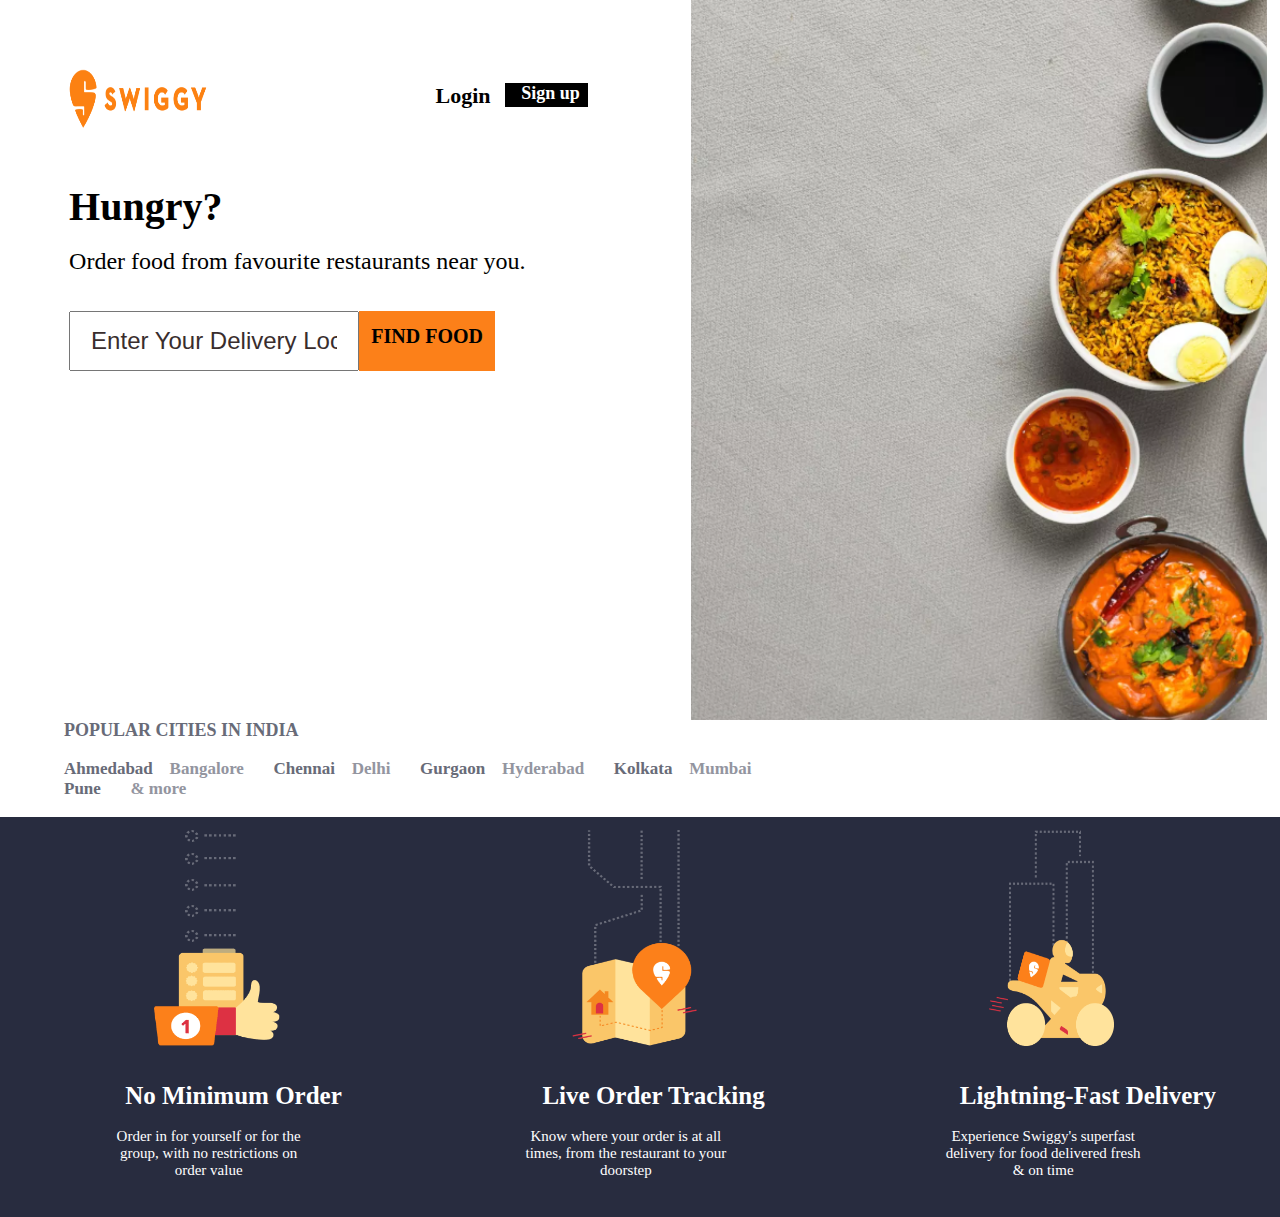
<file: index.html>
<html>

    <head>
        <title>Swiggy</title>
    </head>
    <link href="swiggy.css" rel="stylesheet"/>

    <body>
        <div id="topSection"> 
            <img src="images/Swiggy_logo.svg.png" alt="swiggy" id="SwiggyLogo" > 
            <div id="btnLogin"> 
                Login
            </div>
            <div id="btnSignUp"> 
               <span>
                    Sign up
               </span> 
            </div>
            <br/>
            <br/>
            <br/>
            <br/>
           
            <div id="heading">
                Hungry?
            </div>
            <br/>
            <div id="subheading">
                Order food from favourite restaurants near you.
            </div>
            <br/>
            <br/>
            <div class="search">
                <div id="order">
                    <input type="text" placeholder="Enter Your Delivery Location" class="inplace">
                </div>
                <div id="find">
                    <div id="labelfind">
                        FIND FOOD   
                    </div>
                              
                </div>
            </div>
            
        </div>   
        <div id="sideSection">    
        </div>
        <div>
            <span id="popcity">POPULAR CITIES IN INDIA</span>
            <br/>
            <br/>
            <span class="cities">Ahmedabad</span> 
            <span class="smallcities">Bangalore</span> 
            <span class="cities" id="dist">Chennai</span> 
            <span class="smallcities">Delhi</span> 
            <span class="cities" id="dist">Gurgaon</span> 
            <span class="smallcities">Hyderabad</span> 
            <span class="cities" id="dist">Kolkata</span> 
            <span class="smallcities">Mumbai</span> 
            <br/>
            <span class="cities">Pune</span> 
            <span class="smallcities" id="dist">& more</span> 
         </div>
         <br/>
         <div id="backpage">
            <div class="minorder">
                <img src="images/miniorder.webp" alt="miniorder"/>
                <br/>
                <br/>
                <br/>
                <span class="orderhead">No Minimum Order</span>
                <br/>
                <br/>
                <span class="secondhead">Order in for yourself or for the group, with no restrictions on order value</span>
            </div>
            <div class="minorder">
                <img src="images/liveorder.webp" alt="Liveorder"/>
                <br/>
                <br/>
                <br/>
                <span class="orderhead">Live Order Tracking</span>
                <br/>
                <br/>
                <span class="secondhead">Know where your order is at all times, from the restaurant to your doorstep</span>
            </div>
            <div class="minorder">
                <img src="images/fastdeliver.webp" alt="fastorder"/>
                <br/>
                <br/>
                <br/>
                <span class="orderhead">Lightning-Fast Delivery</span>
                <br/>
                <br/>
                <span class="secondhead">Experience Swiggy's superfast delivery for food delivered fresh & on time</span>
            </div>
         </div>
        
    </body>
</html>
</file>
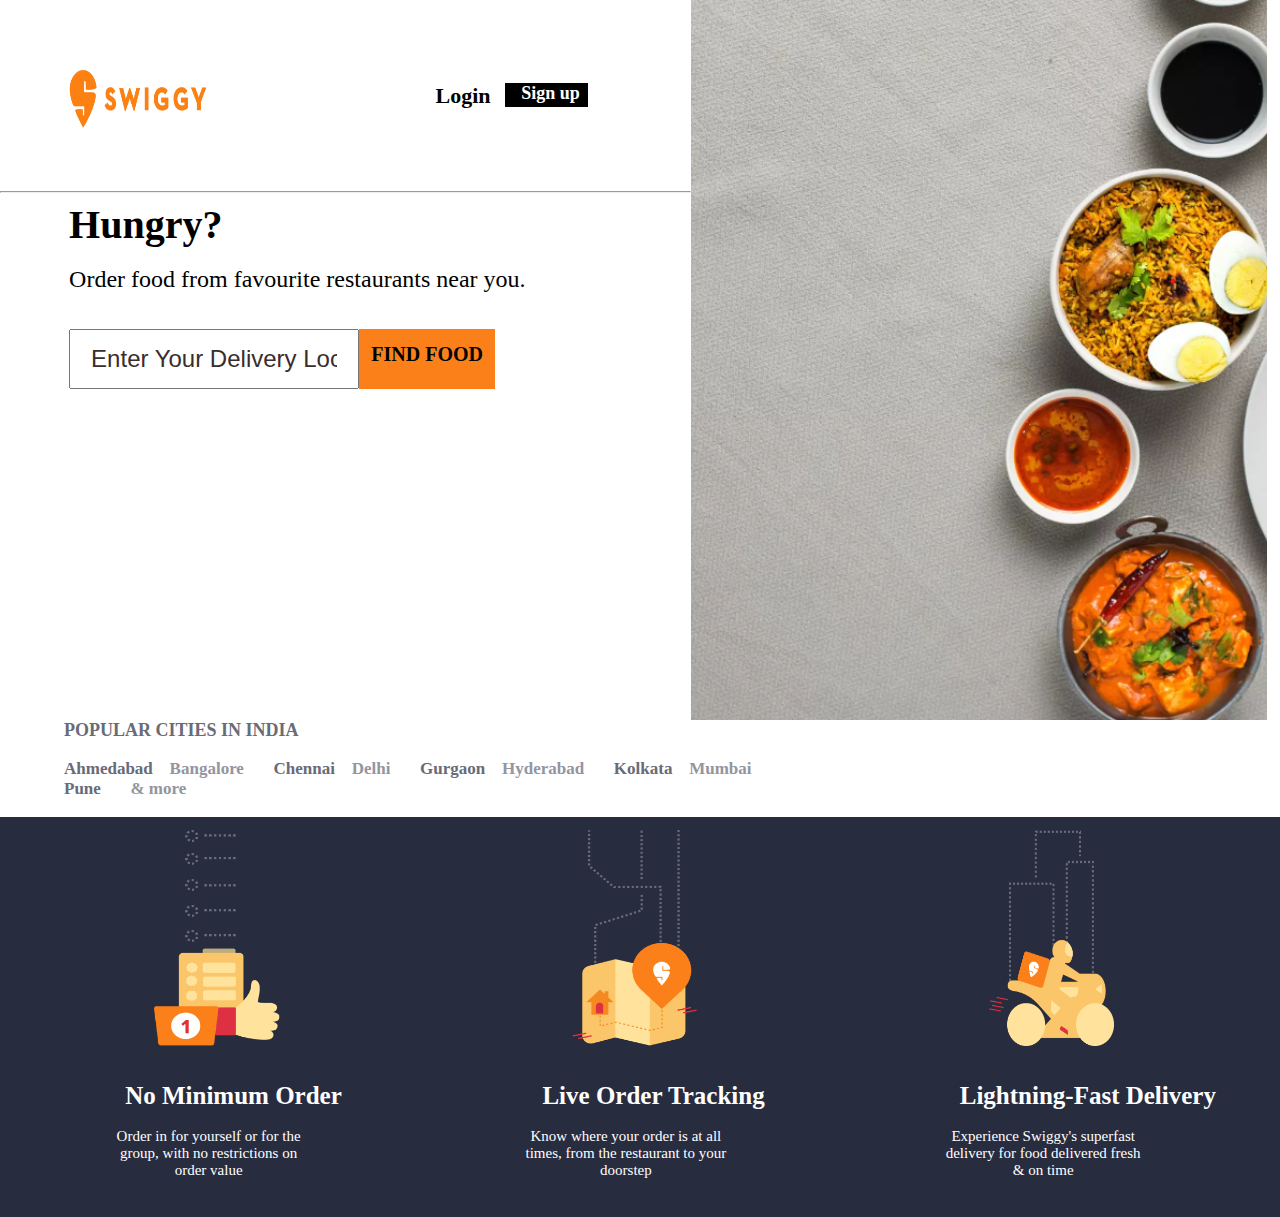
<file: swiggy.html>
<html>
    <head>
        <title>Swiggy</title>
    </head>
    <link href="swiggy.css" rel="stylesheet"/>

    <body>
        <div id="topSection"> 
            <img src="images/Swiggy_logo.svg.png" alt="swiggy" id="SwiggyLogo" > 
            <div id="btnLogin"> 
                Login
            </div>
            <div id="btnSignUp"> 
               <span>
                    Sign up
               </span> 
            </div>
            <br/>
            <br/>
            <br/>
            <br/>
            <hr/>
            <div id="heading">
                Hungry?
            </div>
            <br/>
            <div id="subheading">
                Order food from favourite restaurants near you.
            </div>
            <br/>
            <br/>
            <div class="search">
                <div id="order">
                    <input type="text" placeholder="Enter Your Delivery Location" class="inplace">
                </div>
                <div id="find">
                    <div id="labelfind">
                        FIND FOOD   
                    </div>
                              
                </div>
            </div>
            
        </div>   
        <div id="sideSection">    
        </div>
        <div>
            <span id="popcity">POPULAR CITIES IN INDIA</span>
            <br/>
            <br/>
            <span class="cities">Ahmedabad</span> 
            <span class="smallcities">Bangalore</span> 
            <span class="cities" id="dist">Chennai</span> 
            <span class="smallcities">Delhi</span> 
            <span class="cities" id="dist">Gurgaon</span> 
            <span class="smallcities">Hyderabad</span> 
            <span class="cities" id="dist">Kolkata</span> 
            <span class="smallcities">Mumbai</span> 
            <br/>
            <span class="cities">Pune</span> 
            <span class="smallcities" id="dist">& more</span> 
         </div>
         <br/>
         <div id="backpage">
            <div class="minorder">
                <img src="images/miniorder.webp" alt="miniorder"/>
                <br/>
                <br/>
                <br/>
                <span class="orderhead">No Minimum Order</span>
                <br/>
                <br/>
                <span class="secondhead">Order in for yourself or for the group, with no restrictions on order value</span>
            </div>
            <div class="minorder">
                <img src="images/liveorder.webp" alt="Liveorder"/>
                <br/>
                <br/>
                <br/>
                <span class="orderhead">Live Order Tracking</span>
                <br/>
                <br/>
                <span class="secondhead">Know where your order is at all times, from the restaurant to your doorstep</span>
            </div>
            <div class="minorder">
                <img src="images/fastdeliver.webp" alt="fastorder"/>
                <br/>
                <br/>
                <br/>
                <span class="orderhead">Lightning-Fast Delivery</span>
                <br/>
                <br/>
                <span class="secondhead">Experience Swiggy's superfast delivery for food delivered fresh & on time</span>
            </div>
         </div>
        
    </body>
</html>
</file>
<file: swiggy.css>
body{
    margin: auto;
}
#topSection{
    height: 80%;
    width: 54%;
    margin-right: 50%;
    float:left;
    /* border: 1px solid black; */
    /* display: inline-block; */
    /* display: block; */
}
#sideSection{
    background-image: url('images/swiggy.png');
    height: 80%;
    width: 45%;
    margin-left: 54%;
    margin-top: 0%;
    float:right;
    position: absolute;
    background-repeat: no-repeat;
    background-size: cover;
    /* border: 5px solid black; */
}
h1{
    font-size: 30px;
    font-weight: 12px bold;
    color: rgb(241, 86, 99);
}
#SwiggyLogo{
    margin-top: 10%;
    margin-left: 10%;
    height: 60px;
    width: 20%;
}
#btnLogin{
    height: 30px;
    width: 25%;
    font-size: 22px;
    font-weight: bold;
    margin-top: 12%;
    margin-right: 12%;
    float:right;
}
#btnSignUp{
    height: 24px;
    width: 12%;
    font-size: 22px;
    font-weight: bold;
    margin-top: 12%;
    margin-right: -30%;
    float:right;
    background-color: black;
}
span{
    font-size: 18px;
    font-weight: bold;
    color: white;
    text-align: center;
} 
#btnSignUp > span{
    margin-left: 20%;
    margin-top: 35%;
}
#topSection > #btnLogin{
    margin-left: 8%;
}
#heading{
    font-size: 40px;
    font-weight: 600;
    margin-left: 10%;
}
#subheading{
    font-size: 24px;
    font-weight: 300;
    margin-left: 10%;
}
.search{
    height: 60px;
    width: 70%;
    margin-left: 10%;
    /* border: 3px solid black; */
}
#order{
    height: 100%;
    width: 60%;
    /* border: 1px solid black; */
    float: left;
    
}
#find{
    height: 100%;
    width: 28%;
    background-color: #fc8019;
    text-align: center;
    font-size: 20px;
    font-weight: bold;
    float: left;
    /* border: 1px solid black; */
}
#find > #labelfind{
    height: 100%;
    margin-top: 10%;
}
::placeholder {
    color: rgb(57, 45, 45);
    opacity: 1; /* Firefox */
}
.inplace{
    height: 100%;
    width: 100%;
    padding: 20px;
    font-size: 24px;
}
#popcity{
    font-size: 18px;
    font-weight: bold;
    color: #686b78;
    margin-left: 5%;
}
.cities{
    color: #686b78;
    font-size: 17px;
    margin-left: 5%;
}
.smallcities{
    color: #93959f;
    font-size: 17px;
    margin-left: 1%;
}
#dist{
    margin-left: 2%;
}
#backpage{
    background-color: #282c3f;
    height: 400px;
    /* border: 4px solid black;*/
} 
.minorder{
    height: 400px;
    width: 32.6%;
    float: left;
    /* border: 5px solid white; */
}
.minorder > img{
    height:54%;
    width: 30%;
    margin-left: 37%;
    margin-top: 3%;
}
.orderhead{
    font-size: 25px;
    font-weight: bold;
    color: white;
    margin-left: 30%;
}
.secondhead{
    width: 50%;
    font-size: 15px;
    font-weight: 500;
    color: white;
    text-align: center;
    margin-left: 25%;
    display: block; 
}
</file>
